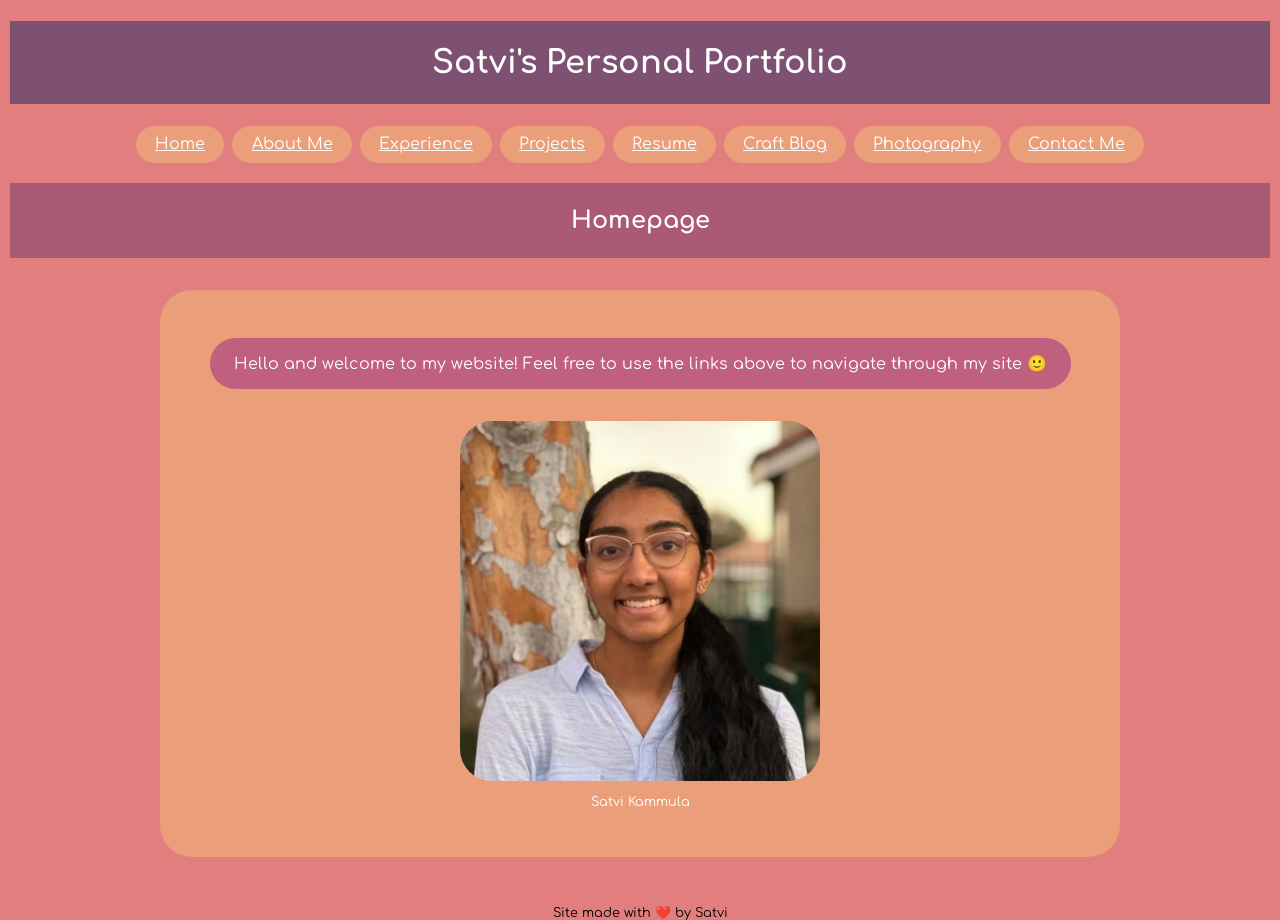
<file: index.html>
<!DOCTYPE html>
<html lang="en">

<head>
	<meta charset="utf-8" />
	<meta name="author" content="" />
	<meta name="viewport" content="width=device-width, initial-scale=1.0" />
	<link rel="icon" type="image/png" href="./images/favicon.png" />
    <title>CSE 134B Homework 2 Website</title>
    <script>
        // Generative AI suggestion for making a HelloWorld custom element
        class HelloWorld extends HTMLElement {
            constructor() {
            super();
            // Print a message when the element is created
            console.log("Hello World!");
            }
        }

        // Register the custom element
        customElements.define("hello-world", HelloWorld);    
    </script>
    <link rel="stylesheet" href="./styles.css" media="screen">
    <link href="https://fonts.googleapis.com/css2?family=Comfortaa&display=swap" rel="stylesheet" />
</head>

<body>
    <noscript>
        <p>Javascript is disabled!</p>
    </noscript>
    <header>
        <h1>Satvi's Personal Portfolio</h1>
        <nav>
            <a href="./index.html">Home</a>
            <a href="./about.html">About Me</a>
            <a href="./experience.html">Experience</a>
            <a href="./projects.html">Projects</a>
            <a href="./resume.html">Resume</a>
            <a href="./craftBlog.html">Craft Blog</a>
            <a href="./photography.html">Photography</a>
            <a href="./contact.html">Contact Me</a>
        </nav>
    </header>

    <main>
        <div>
            <h2>Homepage</h2>

            <section class="page-info">
                <p>Hello and welcome to my website! Feel free to use the links above to navigate through my site 🙂</p>
                <section class="centered-items">
                    <figure>
                        <picture>
                            <source srcset="./images/Satvi.avif" type="image/avif" media="(min-width: 480px)">
                            <source srcset="./images/Satvi.webp" type="image/webp" media="(min-width: 480px)">
                            <img src="./images/Satvi.jpeg" alt="Satvi's Profile Pic" media="(max-width: 479px)">
                        </picture>
                        <figcaption> Satvi Kammula </figcaption>
                    </figure>
                </section>
            </section>
        </div>
    </main>

    <footer>
        Site made with ❤️ by Satvi
    </footer>

</body>
</file>
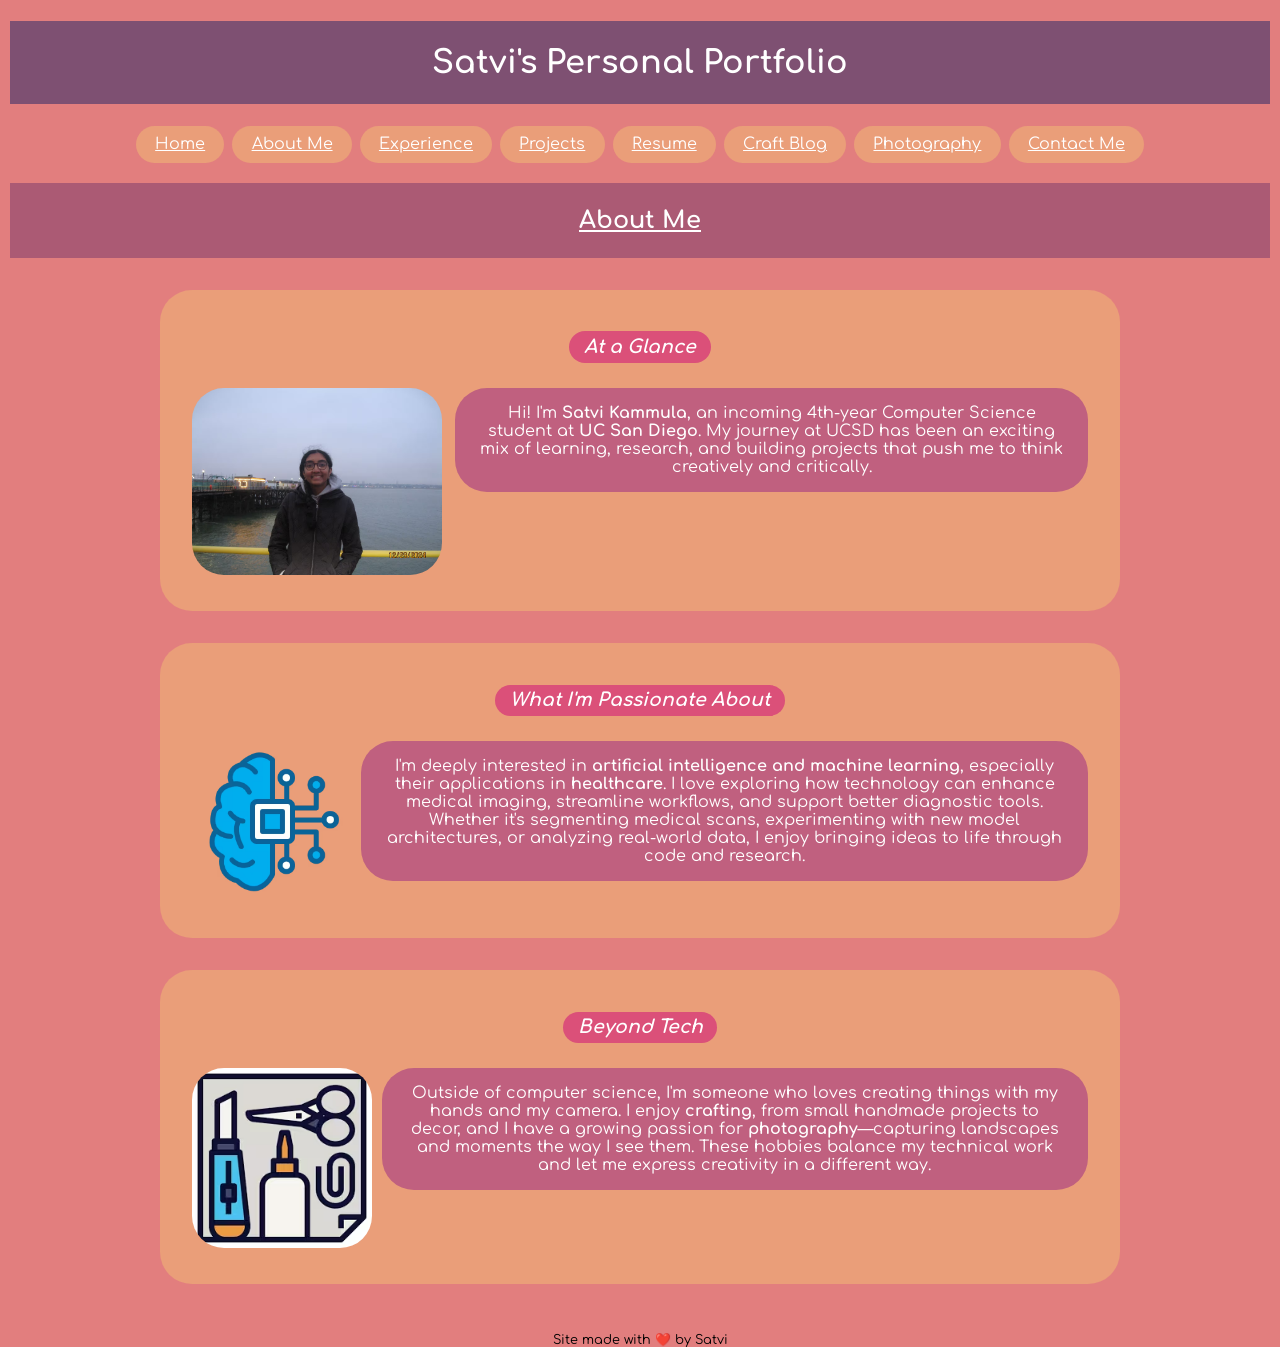
<file: about.html>
<!DOCTYPE html>
<html lang="en">

<head>
	<meta charset="utf-8" />
	<meta name="author" content="" />
	<meta name="viewport" content="width=device-width, initial-scale=1.0" />
	<link rel="icon" type="image/png" href="./images/favicon.png" />
    <title>CSE 134B Homework 2 Website</title>
    <script>
        console.log("Placeholder for now (ex. Analytics)")
    </script>
    <link rel="stylesheet" href="./styles.css" media="screen">
    <link href="https://fonts.googleapis.com/css2?family=Comfortaa&display=swap" rel="stylesheet" />
</head>

<body>
    <noscript>
        <p>Javascript is disabled!</p>
    </noscript>
    <header>
        <h1>Satvi's Personal Portfolio</h1>
        <nav>
            <a href="./index.html">Home</a>
            <a href="./about.html">About Me</a>
            <a href="./experience.html">Experience</a>
            <a href="./projects.html">Projects</a>
            <a href="./resume.html">Resume</a>
            <a href="./craftBlog.html">Craft Blog</a>
            <a href="./photography.html">Photography</a>
            <a href="./contact.html">Contact Me</a>
        </nav>
    </header>

    <main>
        <h2><u>About Me</u></h2>
        
        <section class="page-info">
            <h3><em>At a Glance</em></h3>
            <section class="content-row">
                <picture id="project-image">
                    <source srcset="./images/meOutside.avif" type="image/avif" media="(min-width: 480px)">
                    <source srcset="./images/meOutside.webp" type="image/webp" media="(min-width: 480px)">
                    <img id="project-image" src="./images/meOutside.jpg" alt="Satvi standing outdoors" media="(max-width: 479px)">
                </picture>
                <p id="project-text"> 
                    Hi! I'm <strong>Satvi Kammula</strong>, an incoming 4th-year Computer Science student at <strong>UC San Diego</strong>. My journey at UCSD has been an exciting mix of learning, research, and building projects that push me to think creatively and critically.
                </p>
            </section>
        </section>
        <section class="page-info">
            <h3><em>What I'm Passionate About</em></h3>
            <section class="content-row">
                <picture id="project-image">
                    <!-- Icon from: https://www.flaticon.com/free-icon/ai_8618880 -->
                    <source srcset="./images/aiIcon.avif" type="image/avif" media="(min-width: 480px)">
                    <source srcset="./images/aiIcon.webp" type="image/webp" media="(min-width: 480px)">
                    <img id="project-image" src="./images/aiIcon.png" alt="AI Icon png" media="(max-width: 479px)">                
                </picture>
                <p id="project-text">
                    I'm deeply interested in <strong>artificial intelligence and machine learning</strong>, especially their applications in <strong>healthcare</strong>. I love exploring how technology can enhance medical imaging, streamline workflows, and support better diagnostic tools. Whether it's segmenting medical scans, experimenting with new model architectures, or analyzing real-world data, I enjoy bringing ideas to life through code and research.
                </p>
            </section>
        </section>
        <section class="page-info">
            <h3><em>Beyond Tech</em></h3>
            <section class="content-row">
                <picture id="project-image">
                    <!-- Icon from: https://www.flaticon.com/free-icon/craft_3079148 -->
                    <source srcset="./images/craftingIcon.avif" type="image/avif" media="(min-width: 480px)">
                    <source srcset="./images/craftingIcon.webp" type="image/webp" media="(min-width: 480px)">
                    <img id="project-image" src="./images/craftingIcon.png" alt="Crafting Icon png" media="(max-width: 479px)">                
                </picture>
                <p id="project=text">
                    Outside of computer science, I'm someone who loves creating things with my hands and my camera. I enjoy <strong>crafting</strong>, from small handmade projects to decor, and I have a growing passion for <strong>photography</strong>—capturing landscapes and moments the way I see them. These hobbies balance my technical work and let me express creativity in a different way.
                </p>
            </section>
        </section>
    </main>

    <footer>
        Site made with ❤️ by Satvi
    </footer>

</body>
</file>
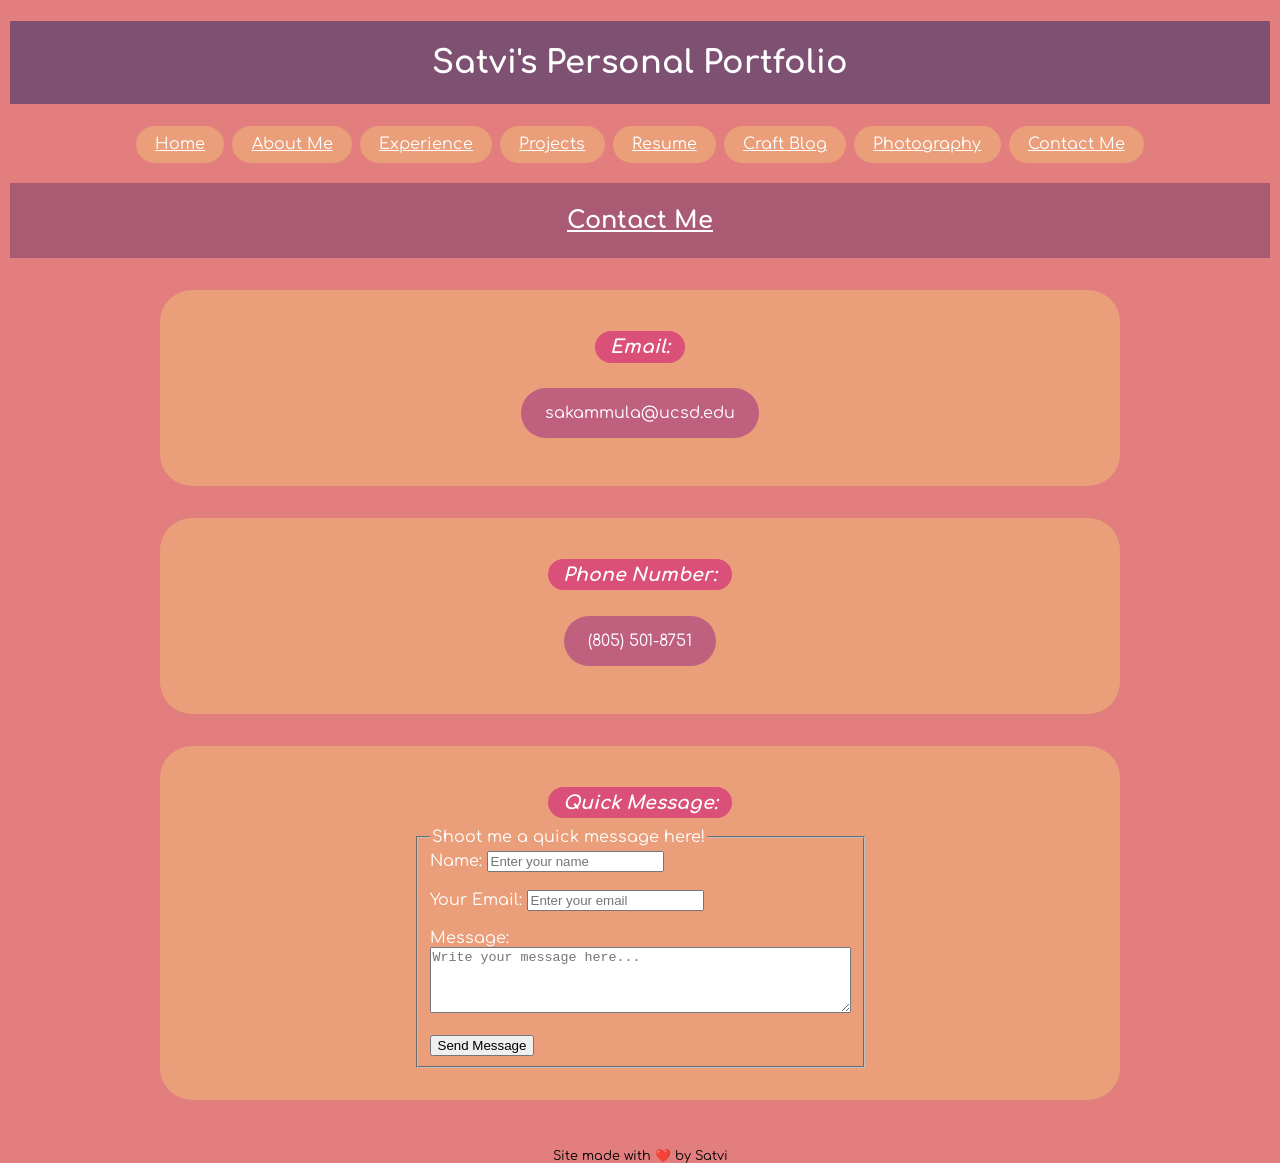
<file: contact.html>
<!DOCTYPE html>
<html lang="en">

<head>
	<meta charset="utf-8" />
	<meta name="author" content="" />
	<meta name="viewport" content="width=device-width, initial-scale=1.0" />
	<link rel="icon" type="image/png" href="./images/favicon.png" />
    <title>CSE 134B Homework 2 Website</title>
    <script>
        console.log("Placeholder for now (ex. Analytics)")
    </script>
    <link rel="stylesheet" href="./styles.css" media="screen">
    <link href="https://fonts.googleapis.com/css2?family=Comfortaa&display=swap" rel="stylesheet" />
</head>

<body>
    <noscript>
        <p>Javascript is disabled!</p>
    </noscript>
    <header>
        <h1>Satvi's Personal Portfolio</h1>
        <nav>
            <a href="./index.html">Home</a>
            <a href="./about.html">About Me</a>
            <a href="./experience.html">Experience</a>
            <a href="./projects.html">Projects</a>
            <a href="./resume.html">Resume</a>
            <a href="./craftBlog.html">Craft Blog</a>
            <a href="./photography.html">Photography</a>
            <a href="./contact.html">Contact Me</a>
        </nav>
    </header>

    <main>

        <h2><u>Contact Me</u></h2>
        <section class="page-info">
            <h3><i>Email:</i></h3>
            <p>sakammula@ucsd.edu</p>
        </section>
        <section class="page-info">
            <h3><i>Phone Number:</i></h3>
            <p>(805) 501-8751</p>
        </section>
        <section class="page-info">
            <h3><i>Quick Message:</i></h3>
            <form method="post">
                <fieldset>
                    <legend> Shoot me a quick message here!</legend>
                    <label for="name">Name:</label>
                    <input type="text" id="name" name="name" placeholder="Enter your name" required> <br><br>
                    <label for="email">Your Email:</label>
                    <input type="email" id="email" name="email" placeholder="Enter your email" required> <br> <br>
                    <label for="message">Message:</label> <br>
                    <textarea id="message" name="message" rows="4" cols="50" placeholder="Write your message here..." required></textarea> <br> <br>
                    <button type="submit">Send Message</button>
                </fieldset>
            </form>
        </section>
    </main>

    <footer>
        Site made with ❤️ by Satvi
    </footer>

</body>
</file>
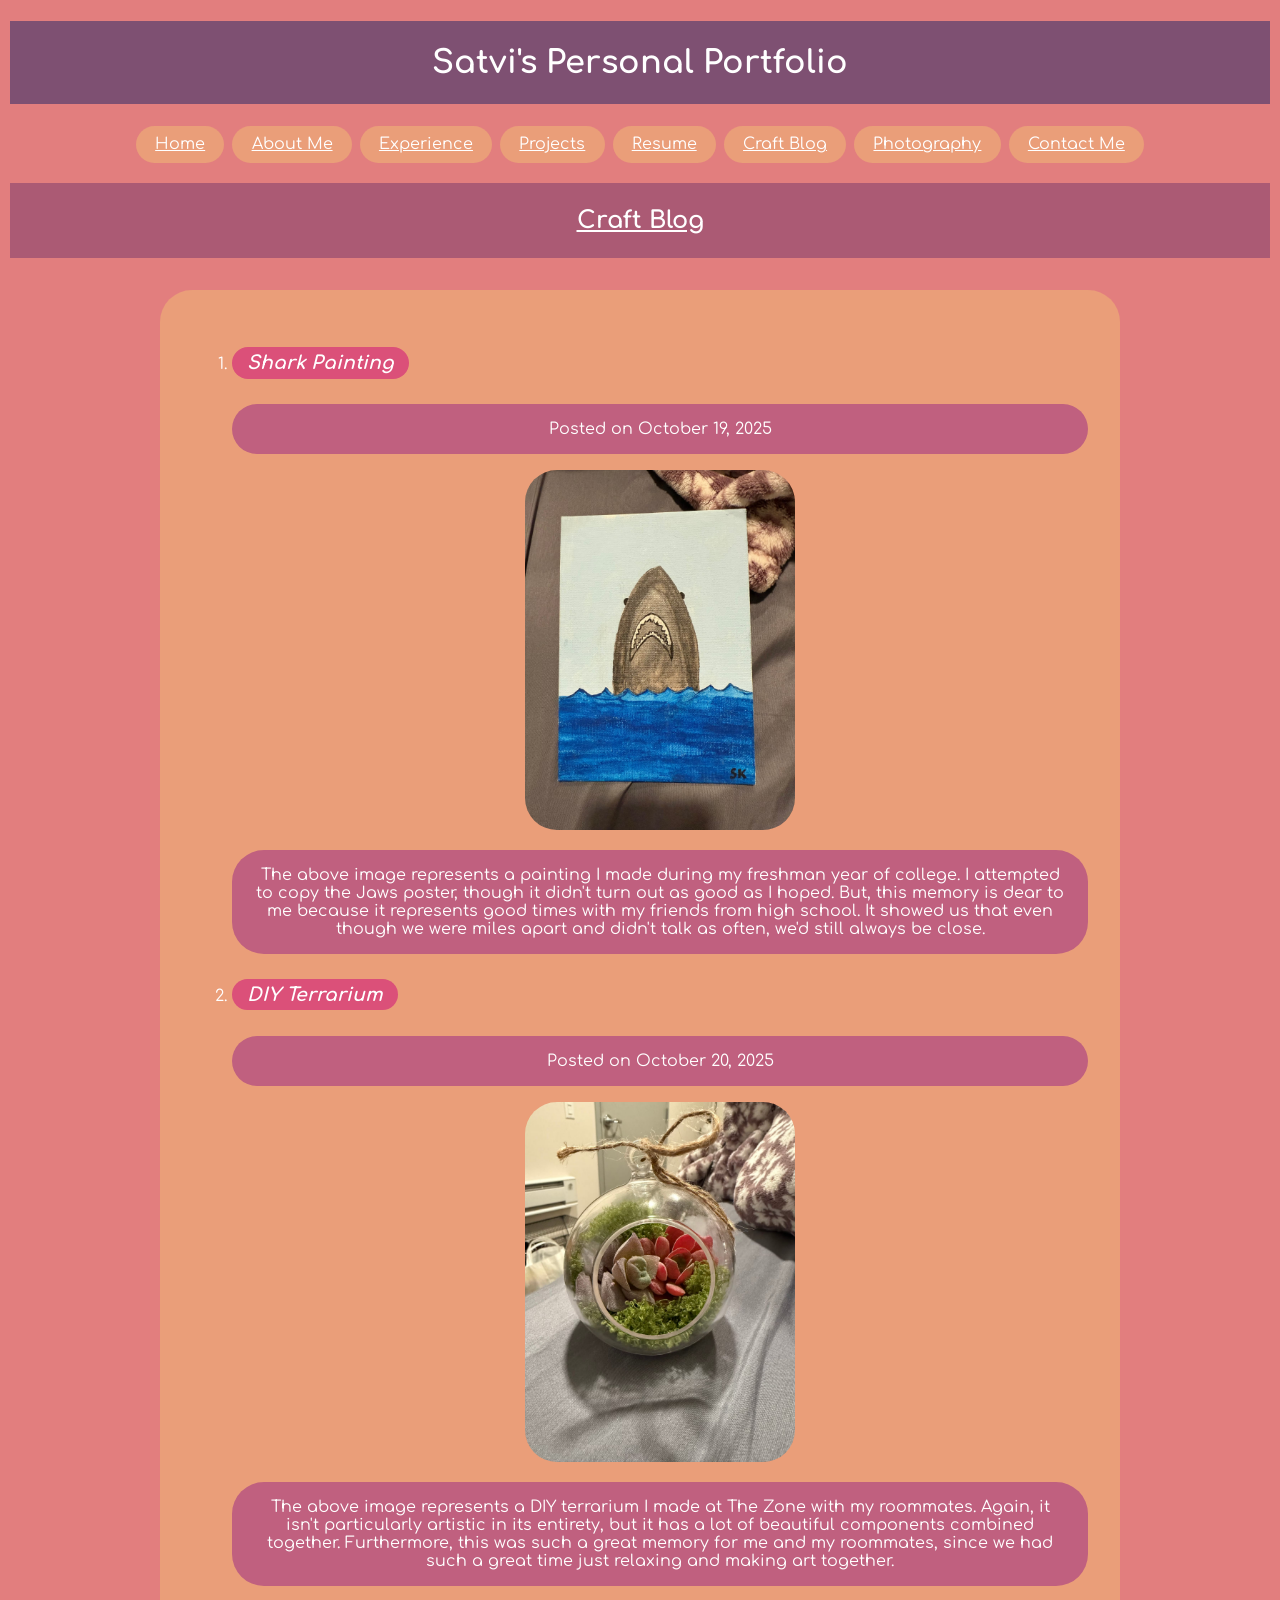
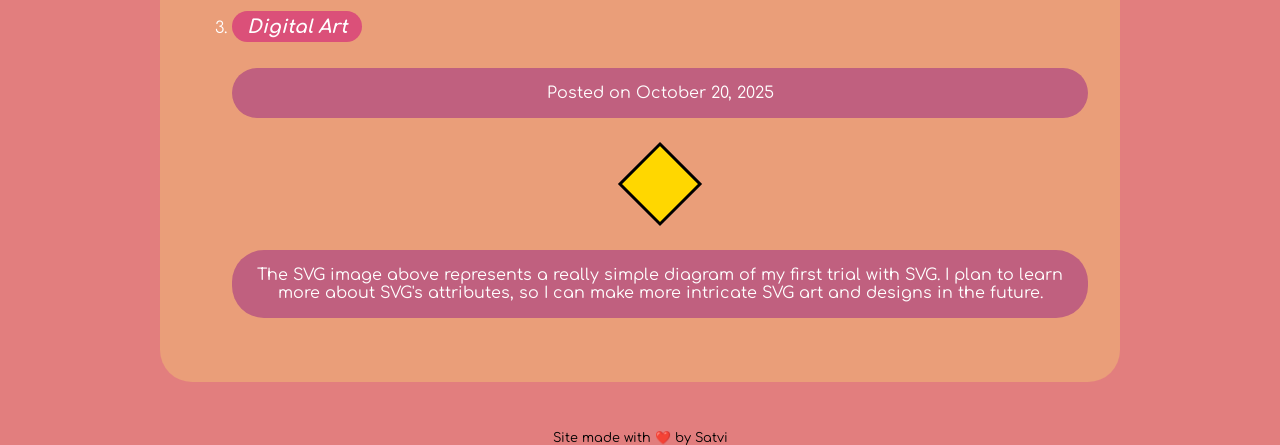
<file: craftBlog.html>
<!DOCTYPE html>
<html lang="en">

<head>
	<meta charset="utf-8" />
	<meta name="author" content="" />
	<meta name="viewport" content="width=device-width, initial-scale=1.0" />
	<link rel="icon" type="image/png" href="./images/favicon.png" />
    <title>CSE 134B Homework 2 Website</title>
    <script>
        console.log("Placeholder for now (ex. Analytics)")
    </script>
    <link rel="stylesheet" href="./styles.css" media="screen">
    <link href="https://fonts.googleapis.com/css2?family=Comfortaa&display=swap" rel="stylesheet" />
</head>

<body>
    <noscript>
        <p>Javascript is disabled!</p>
    </noscript>
    <header>
        <h1>Satvi's Personal Portfolio</h1>
        <nav>
            <a href="./index.html">Home</a>
            <a href="./about.html">About Me</a>
            <a href="./experience.html">Experience</a>
            <a href="./projects.html">Projects</a>
            <a href="./resume.html">Resume</a>
            <a href="./craftBlog.html">Craft Blog</a>
            <a href="./photography.html">Photography</a>
            <a href="./contact.html">Contact Me</a>
        </nav>
    </header>

    <main>
        <h2><u>Craft Blog</u></h2>
        <section class="page-info">
            <ol>
                <li>
                    <article>
                        <h3><i>Shark Painting</i></h3>
                        <p>Posted on October 19, 2025</p>
                        <section class="centered-items">
                            <picture>
                                <source srcset="./images/SharkPainting.avif" type="image/avif" media="(min-width: 480px)">
                                <source srcset="./images/SharkPainting.webp" type="image/webp" media="(min-width: 480px)">
                                <img src="./images/SharkPainting.jpg" alt="Shark Painting" media="(max-width: 479px)">
                            </picture>                            
                        </section>
                        <p>
                            The above image represents a painting I made during my freshman year of college. I attempted to copy the Jaws poster, though it didn't turn out as good as I hoped. But, this memory is dear to me because it represents good times with my friends from high school. It showed us that even though we were miles apart and didn't talk as often, we'd still always be close.
                        </p>
                    </article>
                </li>
                <li>
                    <article>
                        <h3><i>DIY Terrarium</i></h3>
                        <p>Posted on October 20, 2025</p>
                        <section class="centered-items">
                            <picture>
                                <source srcset="./images/TerrariumDIY.avif" type="image/avif" media="(min-width: 480px)">
                                <source srcset="./images/TerrariumDIY.webp" type="image/webp" media="(min-width: 480px)">
                                <img src="./images/TerrariumDIY.jpg" alt="DIY Terrarium" media="(max-width: 479px)">
                            </picture>  
                        </section>
                        <p>The above image represents a DIY terrarium I made at The Zone with my roommates. Again, it isn't particularly artistic in its entirety, but it has a lot of beautiful components combined together. Furthermore, this was such a great memory for me and my roommates, since we had such a great time just relaxing and making art together.</p>
                    </article>
                </li>
                <li>
                    <article>
                        <h3><i>Digital Art</i></h3>
                        <p>Posted on October 20, 2025</p>
                        <section class="centered-items">
                            <svg width="100" height="100" xmlns="http://www.w3.org/2000/svg">
                                <polygon points="50,10 90,50 50,90 10,50" fill="gold" stroke="black" stroke-width="3"/>
                            </svg>                        
                        </section>    
                        <p>The SVG image above represents a really simple diagram of my first trial with SVG. I plan to learn more about SVG's attributes, so I can make more intricate SVG art and designs in the future.</p>
                    </article>
                </li>
            </ol>
        </section>
    </main>

    <footer>
        Site made with ❤️ by Satvi
    </footer>

</body>

</html>
</file>
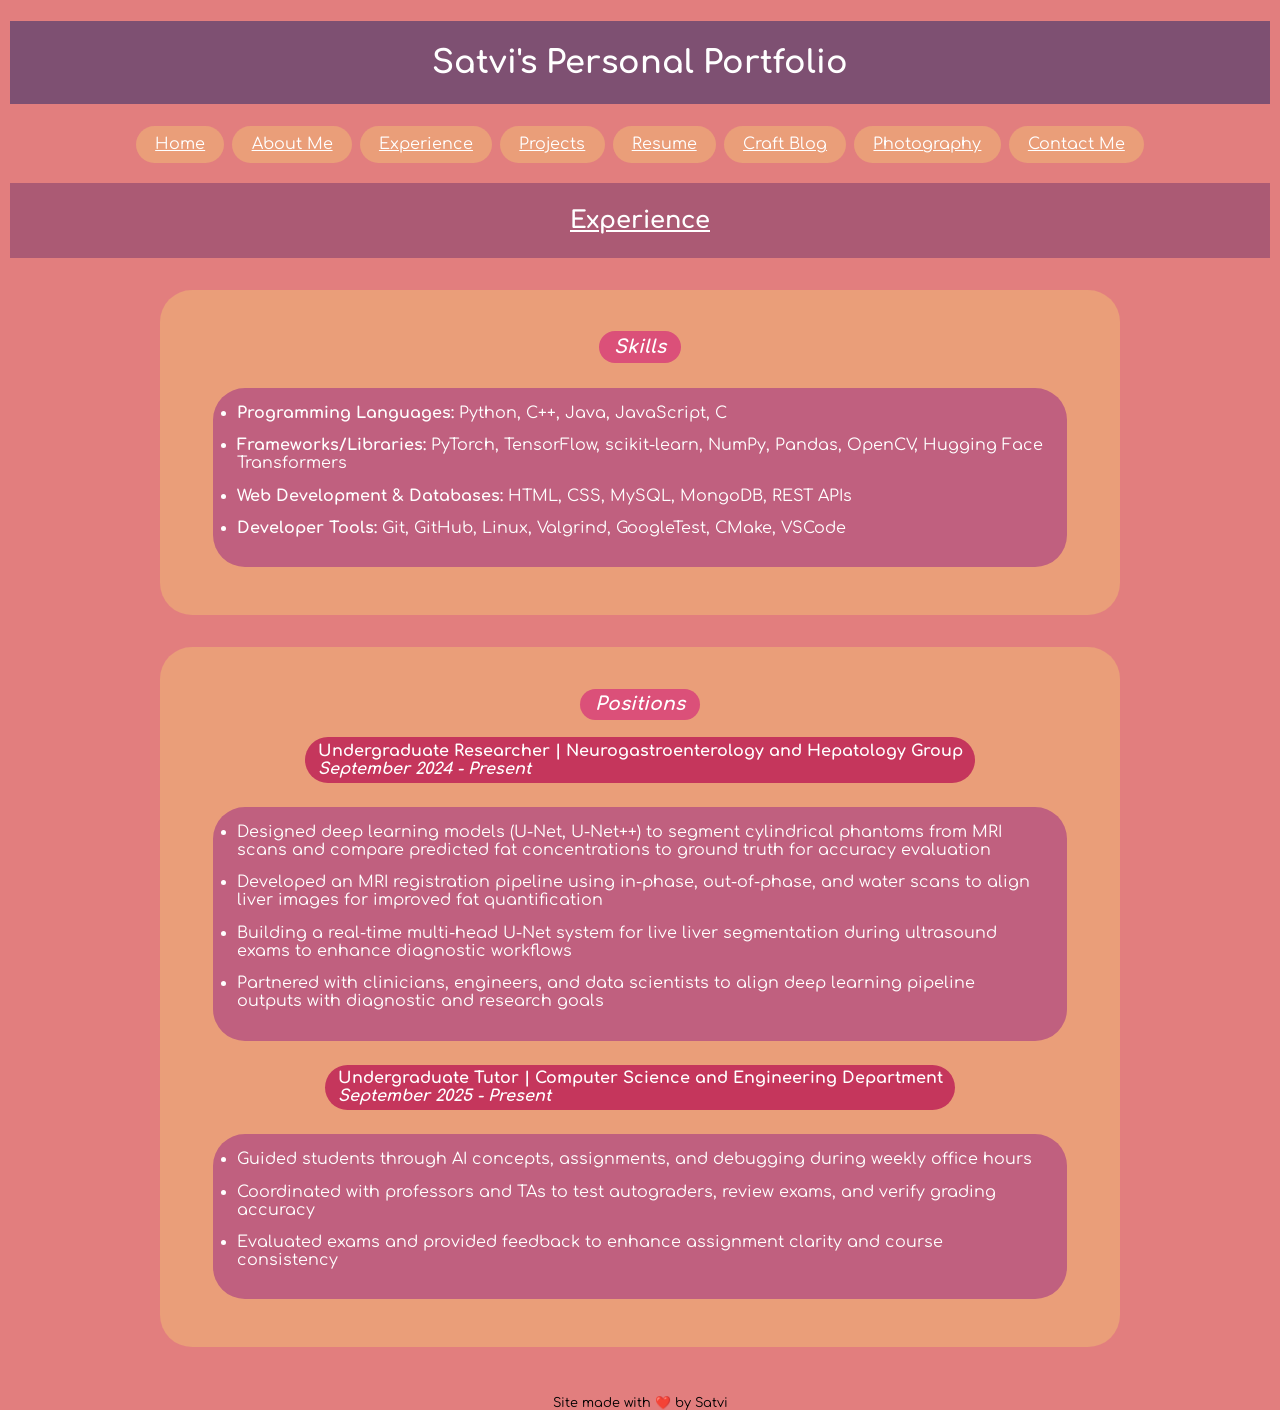
<file: experience.html>
<!DOCTYPE html>
<html lang="en">

<head>
	<meta charset="utf-8" />
	<meta name="author" content="" />
	<meta name="viewport" content="width=device-width, initial-scale=1.0" />
	<link rel="icon" type="image/png" href="./images/favicon.png" />
    <title>CSE 134B Homework 2 Website</title>
    <script>
        console.log("Placeholder for now (ex. Analytics)")
    </script>
    <link rel="stylesheet" href="./styles.css" media="screen">
    <link href="https://fonts.googleapis.com/css2?family=Comfortaa&display=swap" rel="stylesheet" />
</head>

<body>
    <noscript>
        <p>Javascript is disabled!</p>
    </noscript>
    <header>
        <h1>Satvi's Personal Portfolio</h1>
        <nav>
            <a href="./index.html">Home</a>
            <a href="./about.html">About Me</a>
            <a href="./experience.html">Experience</a>
            <a href="./projects.html">Projects</a>
            <a href="./resume.html">Resume</a>
            <a href="./craftBlog.html">Craft Blog</a>
            <a href="./photography.html">Photography</a>
            <a href="./contact.html">Contact Me</a>
        </nav>
    </header>

    <main>
        <h2><u>Experience</u></h2>
        <section class="page-info">
        <h3><em>Skills</em></h3>
            <ul>
                <li><b>Programming Languages:</b> Python, C++, Java, JavaScript, C</li>
                <li><b>Frameworks/Libraries:</b> PyTorch, TensorFlow, scikit-learn, NumPy, Pandas, OpenCV, Hugging Face Transformers</li>
                <li><b>Web Development & Databases:</b> HTML, CSS, MySQL, MongoDB, REST APIs</li>
                <li><b>Developer Tools:</b> Git, GitHub, Linux, Valgrind, GoogleTest, CMake, VSCode</li>
            </ul>
        </section>
        <section class="page-info">
            <h3><em>Positions</em></h3>
            <h4>Undergraduate Researcher | Neurogastroenterology and Hepatology Group <br> <i> September 2024 - Present</i></h4>
            <ul>
                <li> Designed deep learning models (U-Net, U-Net++) to segment cylindrical phantoms from MRI scans and compare predicted fat concentrations to ground truth for accuracy evaluation </li>
                <li> Developed an MRI registration pipeline using in-phase, out-of-phase, and water scans to align liver images for improved fat quantification </li>
                <li> Building a real-time multi-head U-Net system for live liver segmentation during ultrasound exams to enhance diagnostic workflows </li>
                <li> Partnered with clinicians, engineers, and data scientists to align deep learning pipeline outputs with diagnostic and research goals </li>
            </ul>
            <h4>Undergraduate Tutor | Computer Science and Engineering Department <br> <i> September 2025 - Present</i></h4>
            <ul>
                <li> Guided students through AI concepts, assignments, and debugging during weekly office hours</li>
                <li> Coordinated with professors and TAs to test autograders, review exams, and verify grading accuracy</li>
                <li> Evaluated exams and provided feedback to enhance assignment clarity and course consistency</li>
            </ul>
        </section>

    </main>

    <footer>
        Site made with ❤️ by Satvi
    </footer>

</body>
</file>
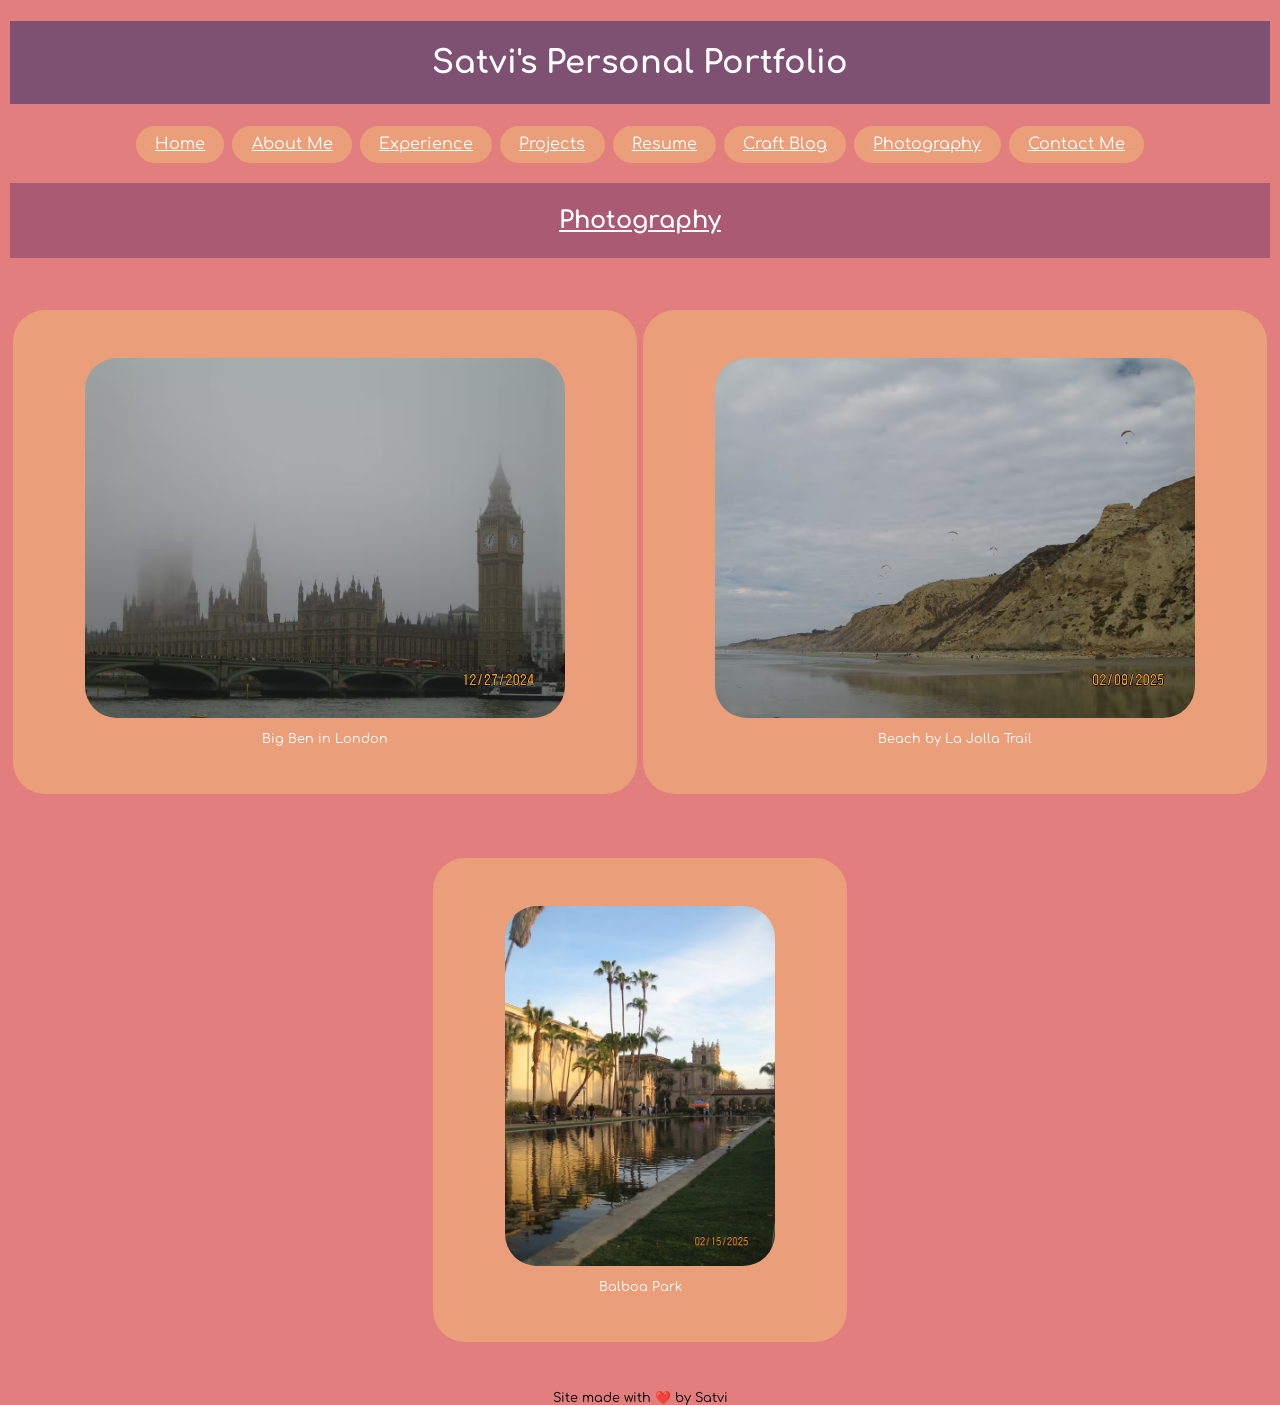
<file: photography.html>
<!DOCTYPE html>
<html lang="en">

<head>
	<meta charset="utf-8" />
	<meta name="author" content="" />
	<meta name="viewport" content="width=device-width, initial-scale=1.0" />
	<link rel="icon" type="image/png" href="./images/favicon.png" />
    <title>CSE 134B Homework 2 Website</title>
    <script>
        console.log("Placeholder for now (ex. Analytics)")
    </script>
    <link rel="stylesheet" href="./styles.css" media="screen">
    <link href="https://fonts.googleapis.com/css2?family=Comfortaa&display=swap" rel="stylesheet" />
</head>

<body>
    <noscript>
        <p>Javascript is disabled!</p>
    </noscript>
    <header>
        <h1>Satvi's Personal Portfolio</h1>
        <nav>
            <a href="./index.html">Home</a>
            <a href="./about.html">About Me</a>
            <a href="./experience.html">Experience</a>
            <a href="./projects.html">Projects</a>
            <a href="./resume.html">Resume</a>
            <a href="./craftBlog.html">Craft Blog</a>
            <a href="./photography.html">Photography</a>
            <a href="./contact.html">Contact Me</a>
        </nav>
    </header>

    <main>
        <h2><u>Photography</u></h2>
        <section class="img-gallery">
            <section class="page-info">
                <figure>
                    <picture>
                        <source srcset="./images/london.avif" type="image/avif" media="(min-width: 480px)">
                        <source srcset="./images/london.webp" type="image/webp" media="(min-width: 480px)">
                        <img src="./images/london.JPG" alt="London Image" media="(max-width: 479px)">
                    </picture>  
                    <figcaption>Big Ben in London</figcaption>
                </figure>
            </section>
            <section class="page-info">
                <figure>
                    <picture>
                        <source srcset="./images/beach.avif" type="image/avif" media="(min-width: 480px)">
                        <source srcset="./images/beach.webp" type="image/webp" media="(min-width: 480px)">
                        <img src="./images/beach.JPG" alt="Beach Image" media="(max-width: 479px)">
                    </picture> 
                    <figcaption>Beach by La Jolla Trail</figcaption>
                </figure>
            </section>
            <section class="page-info">
                <figure>
                    <picture>
                        <source srcset="./images/balboa.avif" type="image/avif" media="(min-width: 480px)">
                        <source srcset="./images/balboa.webp" type="image/webp" media="(min-width: 480px)">
                        <img src="./images/balboa.JPG" alt="Balboa Image" media="(max-width: 479px)">
                    </picture> 
                    <figcaption>Balboa Park</figcaption>
                </figure>
            </section>
        </section>
    </main>

    <footer>
        Site made with ❤️ by Satvi
    </footer>

</body>
</file>
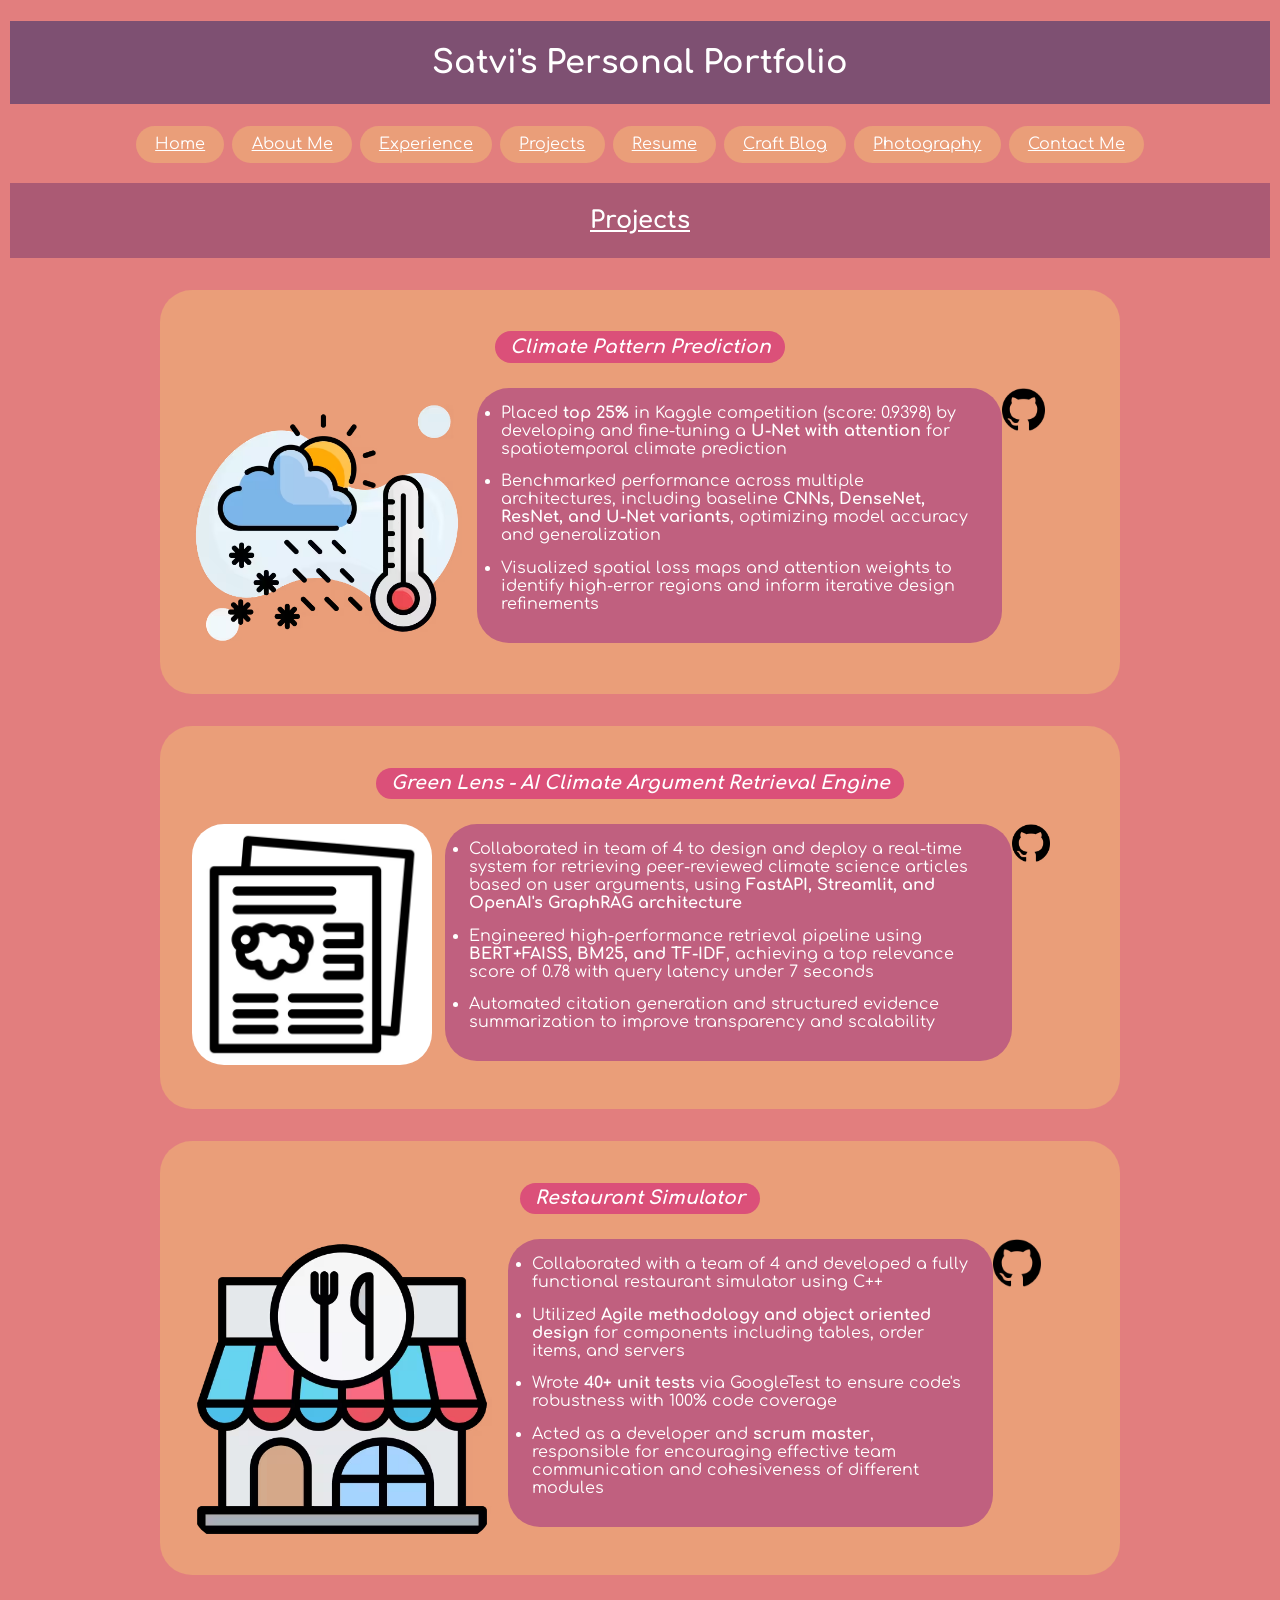
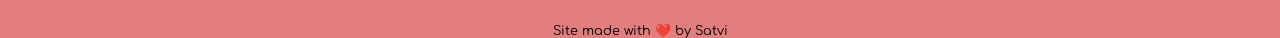
<file: projects.html>
<!DOCTYPE html>
<html lang="en">

<head>
	<meta charset="utf-8" />
	<meta name="author" content="" />
	<meta name="viewport" content="width=device-width, initial-scale=1.0" />
	<link rel="icon" type="image/png" href="./images/favicon.png" />
    <title>CSE 134B Homework 2 Website</title>
    <script>
        console.log("Placeholder for now (ex. Analytics)")
    </script>
    <link rel="stylesheet" href="./styles.css" media="screen">
    <link href="https://fonts.googleapis.com/css2?family=Comfortaa&display=swap" rel="stylesheet" />
</head>

<body>
    <noscript>
        <p>Javascript is disabled!</p>
    </noscript>
    <header>
        <h1>Satvi's Personal Portfolio</h1>
        <nav>
            <a href="./index.html">Home</a>
            <a href="./about.html">About Me</a>
            <a href="./experience.html">Experience</a>
            <a href="./projects.html">Projects</a>
            <a href="./resume.html">Resume</a>
            <a href="./craftBlog.html">Craft Blog</a>
            <a href="./photography.html">Photography</a>
            <a href="./contact.html">Contact Me</a>
        </nav>
    </header>

    <main>
        <h2><u>Projects</u></h2>
        <section class="page-info">
            <h3><em>Climate Pattern Prediction</em></h3>
            <section class="content-row">
                <picture id="project-image">
                    <!-- Icon from: https://www.flaticon.com/free-icon/weather-forecast_6368753 -->
                    <source srcset="./images/climateProject.avif" type="image/avif">
                    <source srcset="./images/climateProject.webp" type="image/webp">
                    <img id="project-image" src="./images/climateProject.png" alt="Climate Project Screenshot">
                </picture>
                <ul id="project-text">
                    <li>
                        Placed <b>top 25%</b> in Kaggle competition (score: 0.9398) by developing and fine-tuning a <b>U-Net with attention</b> for spatiotemporal climate prediction
                    </li> 
                    <li>
                        Benchmarked performance across multiple architectures, including baseline <b>CNNs, DenseNet, ResNet, and U-Net variants</b>, optimizing model accuracy and generalization
                    </li> 
                    <li>
                        Visualized spatial loss maps and attention weights to identify high-error regions and inform iterative design refinements
                    </li>
                </ul>
                <a href="https://github.com/satvikak/CSE151B-Competition-Code">
                <picture id="project-image">
                    <!-- Icon from: https://commons.wikimedia.org/wiki/File:Octicons-mark-github.svg -->
                    <source srcset="./images/github.avif" type="image/avif">
                    <source srcset="./images/github.webp" type="image/webp">
                    <img id="github-icon" src="./images/github.png"> 
                </picture>
                </a>              
            </section>
        </section>
        <section class="page-info">
            <h3><em>Green Lens - AI Climate Argument Retrieval Engine</em></h3>
            <section class="content-row">
                <picture id="project-image">
                    <!-- Icon from: https://www.vecteezy.com/vector-art/47049823-icon-of-scientific-paper-representing-research-on-climate-change-and-global-warming -->
                    <source srcset="./images/paperRetrieval.avif" type="image/avif">
                    <source srcset="./images/paperRetrieval.webp" type="image/webp">
                    <img id="project-image" src="./images/paperRetrieval.png">
                </picture>
                <ul id="project-text">
                    <li>Collaborated in team of 4 to design and deploy a real-time system for retrieving peer-reviewed climate science articles based on user arguments, using <b>FastAPI, Streamlit, and OpenAI's GraphRAG architecture</b></li> 
                    <li>Engineered high-performance retrieval pipeline using <b>BERT+FAISS, BM25, and TF-IDF</b>, achieving a top relevance score of 0.78 with query latency under 7 seconds</li>
                    <li>Automated citation generation and structured evidence summarization to improve transparency and scalability</li>
                </ul>
                <a href="https://github.com/satvikak/CSE151B-Competition-Code">
                    <picture id="project-image">
                        <!-- Icon from: https://commons.wikimedia.org/wiki/File:Octicons-mark-github.svg -->
                        <source srcset="./images/github.avif" type="image/avif">
                        <source srcset="./images/github.webp" type="image/webp">
                        <img id="github-icon" src="./images/github.png"> 
                    </picture>
                </a>
            </section>
        </section>
        <section class="page-info">
            <h3><em>Restaurant Simulator</em></h3>
            <section class="content-row">
                <picture id="project-image">
                    <!-- Icon from: https://www.freepik.com/icon/restaurant_9638472 -->
                    <source srcset="./images/restaurant.avif" type="image/avif">
                    <source srcset="./images/restaurant.webp" type="image/webp">
                    <img id="project-image" src="./images/restaurant.png">
                </picture>
                <ul id="project-text">
                    <li>Collaborated with a team of 4 and developed a fully functional restaurant simulator using C++</li>
                    <li>Utilized <b>Agile methodology and object oriented design</b> for components including tables, order items, and servers</li>
                    <li>Wrote <b>40+ unit tests</b> via GoogleTest to ensure code's robustness with 100% code coverage</li>
                    <li>Acted as a developer and <b>scrum master</b>, responsible for encouraging effective team communication and cohesiveness of different modules</li>
                </ul>
                <a href="https://github.com/satvikak/CSE151B-Competition-Code">
                    <picture id="project-image">
                        <!-- Icon from: https://commons.wikimedia.org/wiki/File:Octicons-mark-github.svg -->
                        <source srcset="./images/github.avif" type="image/avif">
                        <source srcset="./images/github.webp" type="image/webp">
                        <img id="github-icon" src="./images/github.png"> 
                    </picture>
                </a>
            </section>
        </section>
    </main>

    <footer>
        Site made with ❤️ by Satvi
    </footer>

</body>
</file>
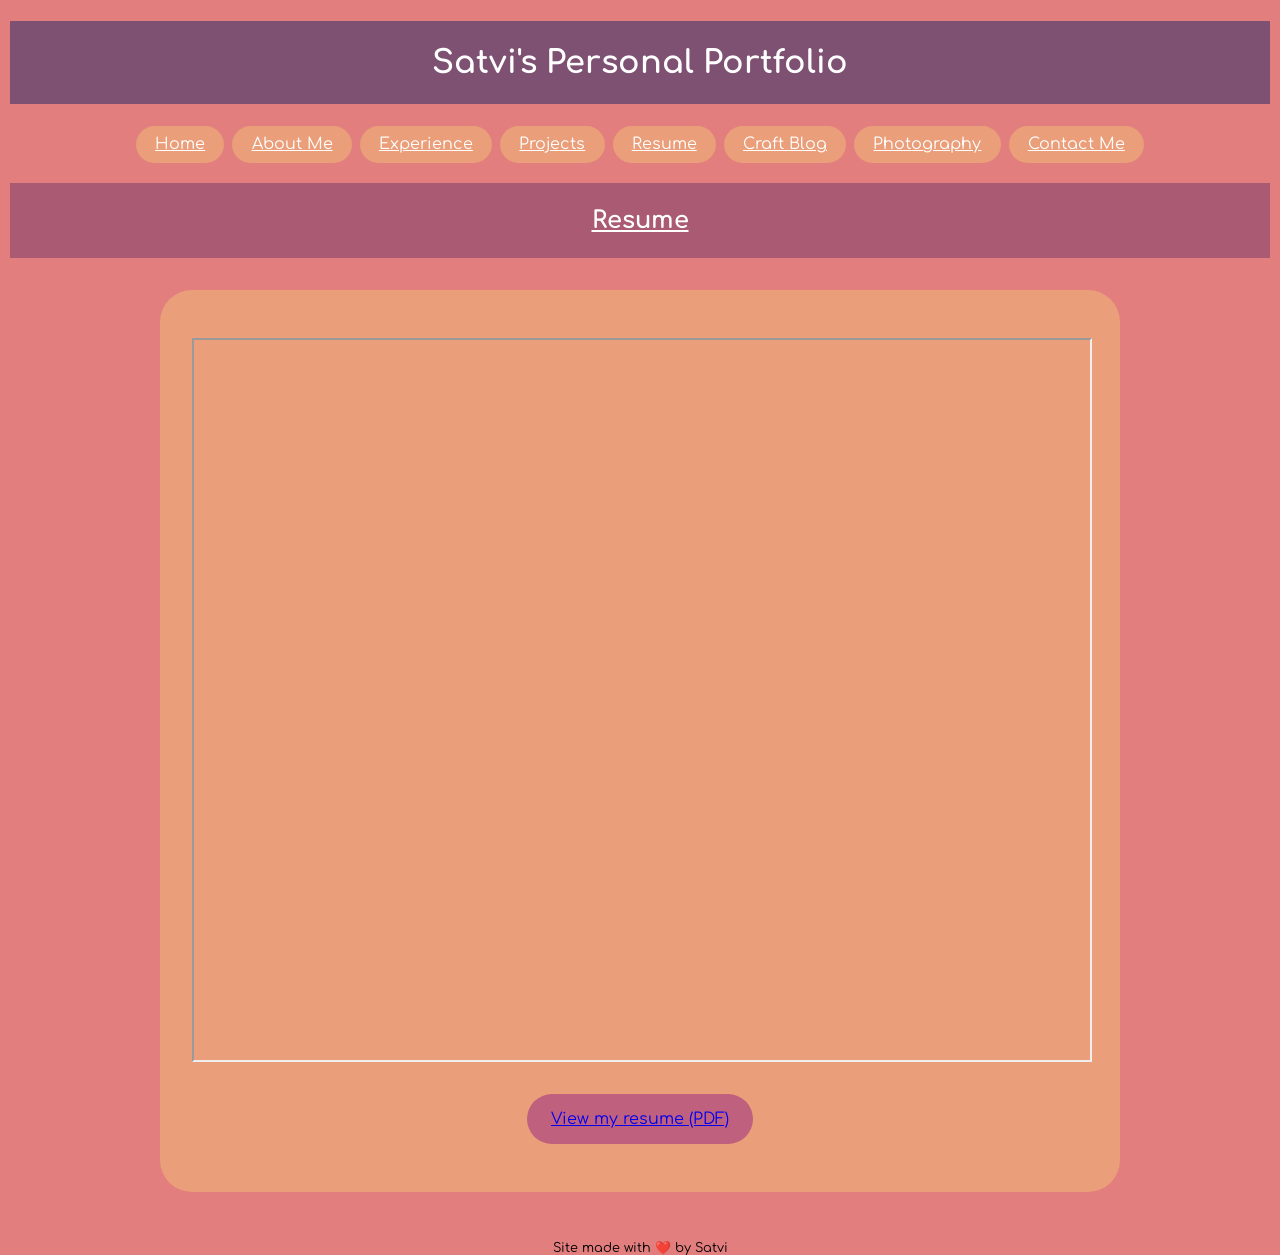
<file: resume.html>
<!DOCTYPE html>
<html lang="en">

<head>
	<meta charset="utf-8" />
	<meta name="author" content="" />
	<meta name="viewport" content="width=device-width, initial-scale=1.0" />
	<link rel="icon" type="image/png" href="./images/favicon.png" />
    <title>CSE 134B Homework 2 Website</title>
    <script>
        console.log("Placeholder for now (ex. Analytics)")
    </script>
    <link rel="stylesheet" href="./styles.css" media="screen">
    <link href="https://fonts.googleapis.com/css2?family=Comfortaa&display=swap" rel="stylesheet" />
</head>

<body>
    <noscript>
        <p>Javascript is disabled!</p>
    </noscript>
    <header>
        <h1>Satvi's Personal Portfolio</h1>
        <nav>
            <a href="./index.html">Home</a>
            <a href="./about.html">About Me</a>
            <a href="./experience.html">Experience</a>
            <a href="./projects.html">Projects</a>
            <a href="./resume.html">Resume</a>
            <a href="./craftBlog.html">Craft Blog</a>
            <a href="./photography.html">Photography</a>
            <a href="./contact.html">Contact Me</a>
        </nav>
    </header>

    <main>
        <h2><u>Resume</u></h2>
        <section class="page-info">
            <iframe src="./documents/SatviKammulaResume.pdf"></iframe>
            <p class="resume-link">
                <a href="./documents/SatviKammulaResume.pdf" target="_blank">View my resume (PDF)</a>
            </p>
        </section>
    </main>

    <footer>
        Site made with ❤️ by Satvi
    </footer>


</body>
</file>
<file: styles.css>
:root {
    --back-color: #E27E7E;
    --main-bubble-color: #EA9E79;
    --main-banner-color: #7E5072;
    --page-title-color: #AB5A74;
    --subsection-title-color: #DB5079;
    --position-title-color: #C5365C;
    --subsection-description-color: #C0607F;
    --bubble-curvature: 2em;
    --font-size: 1rem;
    --small-font: 0.8rem;
    --caption-margin: 0.8em;
}

html {
  scrollbar-width: thin;
  scrollbar-color: var(--position-title-color, #C5365C) var(--main-bubble-color, #EA9E79);
}

@supports (scrollbar-gutter: stable) {
  html {
    scrollbar-gutter: stable both-edges;
  }
}

body {
    font-family: 'Comfortaa', sans-serif;
    background-color: var(--back-color, #E27E7E);
    color: white;
    margin: 0;
    padding: 0;
    font-size: var(--font-size, 2rem);
}

h1 {
    background-color: var(--main-banner-color, #7E5072); 
    padding: 1.5rem;
    text-align: center;
}

h2 {
    background-color: var(--page-title-color, #AB5A74); 
    padding: 1.5rem;
    text-align: center;
}

h3 {
    display: inline-block;
    background-color: var(--subsection-title-color,#DB5079);
    color: white; 
    padding: 0.3em 0.8em;
    border-radius: var(--bubble-curvature, 1rem); 
    margin: 0.5em auto;
}

h4 {
    background-color: var(--position-title-color, #C5365C);
    color: white; 
    padding: 0.3em 0.8em;
    border-radius: var(--bubble-curvature, 1rem); 
    margin: 0.5em 0;
}

nav {
    display: flex;
    flex-wrap: wrap;
    gap: 0.5rem;
    justify-content: center;
}

nav a {
    display: inline-block;
    background-color: var(--main-bubble-color, #EA9E79);
    color: white;
    padding: 0.6em 1.2em;
    border-radius: var(--bubble-curvature, 1rem); 
    /* Idea utilized from here: "https://developer.mozilla.org/en-US/docs/Web/CSS/CSS_transitions/Using_CSS_transitions" */
    transition: all 0.5s ease-out;
}

nav a:hover {
    background-color: var(--position-title-color, #C5365C);
    /* Idea utilized from here: "https://stackoverflow.com/questions/31860157/css3-transform-translate-on-hover-with-transition" */
    transform: translateY(2px);
}

/* Idea utilized from here: https://blog.hubspot.com/website/css-fade-in */
@keyframes fadeIn {
    0% { opacity: 0; }
    100% { opacity: 1; }
}

.page-info {
    background-color: var(--main-bubble-color,#EA9E79);   
    border-radius: var(--bubble-curvature, 1rem); 
    padding: 2rem;               
    margin: 2rem auto;           
    max-width: 70dvw;
    display: flex;
    flex-direction: column;
    align-items: center;
    animation: fadeIn 1s;

    ul {
        background-color: var(--subsection-description-color, #C0607F); 
        padding: 1em 1.5em; 
        border-radius: var(--bubble-curvature, 1rem); 
        list-style-position: inside;  
        width: 90%;

        li {
            margin-bottom: 0.9rem;
            list-style-position: outside;
        }
    }

    p {
        background-color: var(--subsection-description-color, #C0607F); 
        padding: 1em 1.5em;
        border-radius: var(--bubble-curvature, 1rem); 
        text-align: center;
    }
}

.content-row {
    display: flex;
    flex-direction: row;
    align-items: flex-start;
}

#project-image {
    width: 95%;                
    border-radius: var(--bubble-curvature, 1rem);
    margin-top: 0.5rem;
}

#project-text {
    width: auto;
}

#github-icon {
    width: 50%;
    height: auto;
    margin-top: 1rem;
}

.centered-items {
    display: flex;
    flex-direction: column;
    align-items: center;  

    img {
        border-radius: var(--bubble-curvature, 1rem); 
        height: 40dvh;
        width: auto
    }

    figcaption {
        font-size: var(--small-font, 0.9rem);
        text-align: center;
        margin-top: var(--caption-margin, 0.9em);
    }
}

iframe {
    display: block;
    margin: 1rem auto;
    width: 70dvw;
    height: 80dvh;
}

.img-gallery {
    display: flex;
    justify-content: center; 
    flex-wrap: wrap;           

    img {
        border-radius: var(--bubble-curvature, 1rem); 
        max-width: 45dvw;
        height: 40dvh;
    }

    figcaption {
        text-align: center;
        font-size: var(--small-font);
        margin-top: var(--caption-margin, 0.9em);
    }
}

footer {
  text-align: center;
  font-size: var(--small-font, 0.9rem);
  color: black; 
  padding: 1rem 0 0 0;
}

@media (max-width: 480px) {
    .page-info {

        ul {
            background-color: var(--subsection-description-color, #C0607F); 
            padding: 1em 0.5em; 
            border-radius: var(--bubble-curvature, 1rem); 
            list-style-position: inside;  
            width: 90%;

            li {
                margin-bottom: 0.9rem;
                list-style-position: inside;
            }
        }
        article {
            margin-right: 1.5rem; 
        }

        p {
            background-color: var(--subsection-description-color, #C0607F); 
            padding: 1em 0.0em;
            border-radius: var(--bubble-curvature, 1rem); 
            text-align: center;
        }

        img {
            width: 80dvw;
            height: 45dvh;
        }

        fieldset, input, textarea, button {
            width: 90%;
        }
    }

    .content-row {
        display: flex;
        flex-direction: column;  
        align-items: center;  
        gap: 1rem;      
    }

    #project-image {
        width: 80dvw;                
        border-radius: var(--bubble-curvature, 1rem);
        margin-top: 0.5rem;
    }

    #project-text {
        width: 95%;
    }

    #github-icon {
        width: 20%;
        height: auto;
        margin-top: 1rem;
    }

    iframe {
        display: none;
    }

    .img-gallery {
        display: flex;
        justify-content: center; 
        flex-wrap: wrap;           

        img {
            border-radius: var(--bubble-curvature, 1rem); 
            max-width: 30em;
            height: 20em;
        }

        figcaption {
            text-align: center;
            font-size: var(--small-font);
            margin-top: var(--caption-margin, 0.9em);
        }
    }
}
</file>
